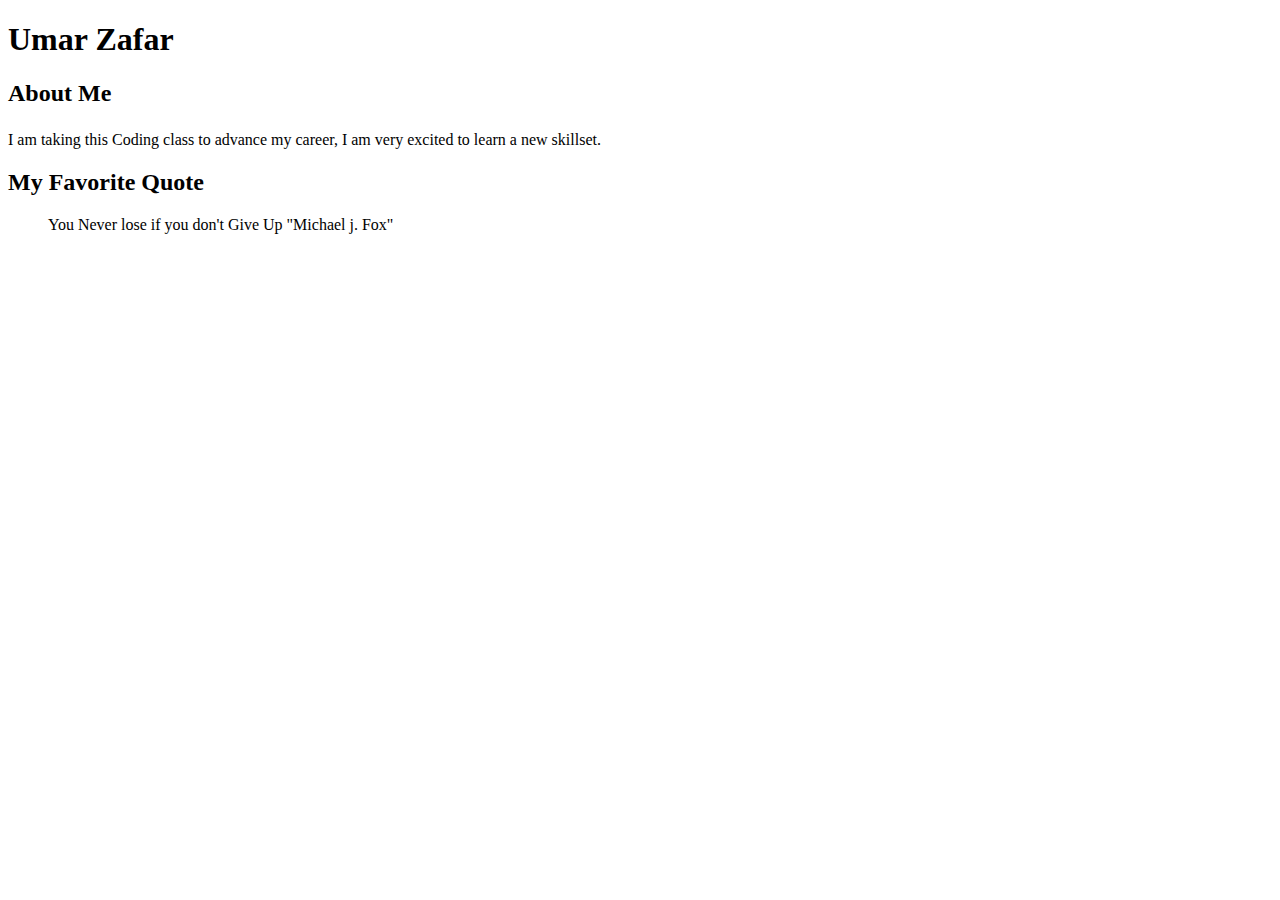
<file: Day01/Index.html>
<!DOCTYPE html>
<html lang="en">
<head>
    <meta charset="UTF-8">
    <meta name="viewport" content="width=device-width, initial-scale=1.0">
    <title>My Personal Introduction </title>
</head>
<body>
    <header>
        <h1>Umar Zafar</h1>
        <h2>About Me<Menu></Menu></h2>
    </header>
    <p> I am taking this Coding class to advance my career, I am very excited to learn a new skillset. </p>
    <h2>My Favorite Quote</h2>
    <blockquote>
        <p>You Never lose if you don't Give Up "Michael j. Fox"</p>
    </blockquote>
</body>
</html>
</file>
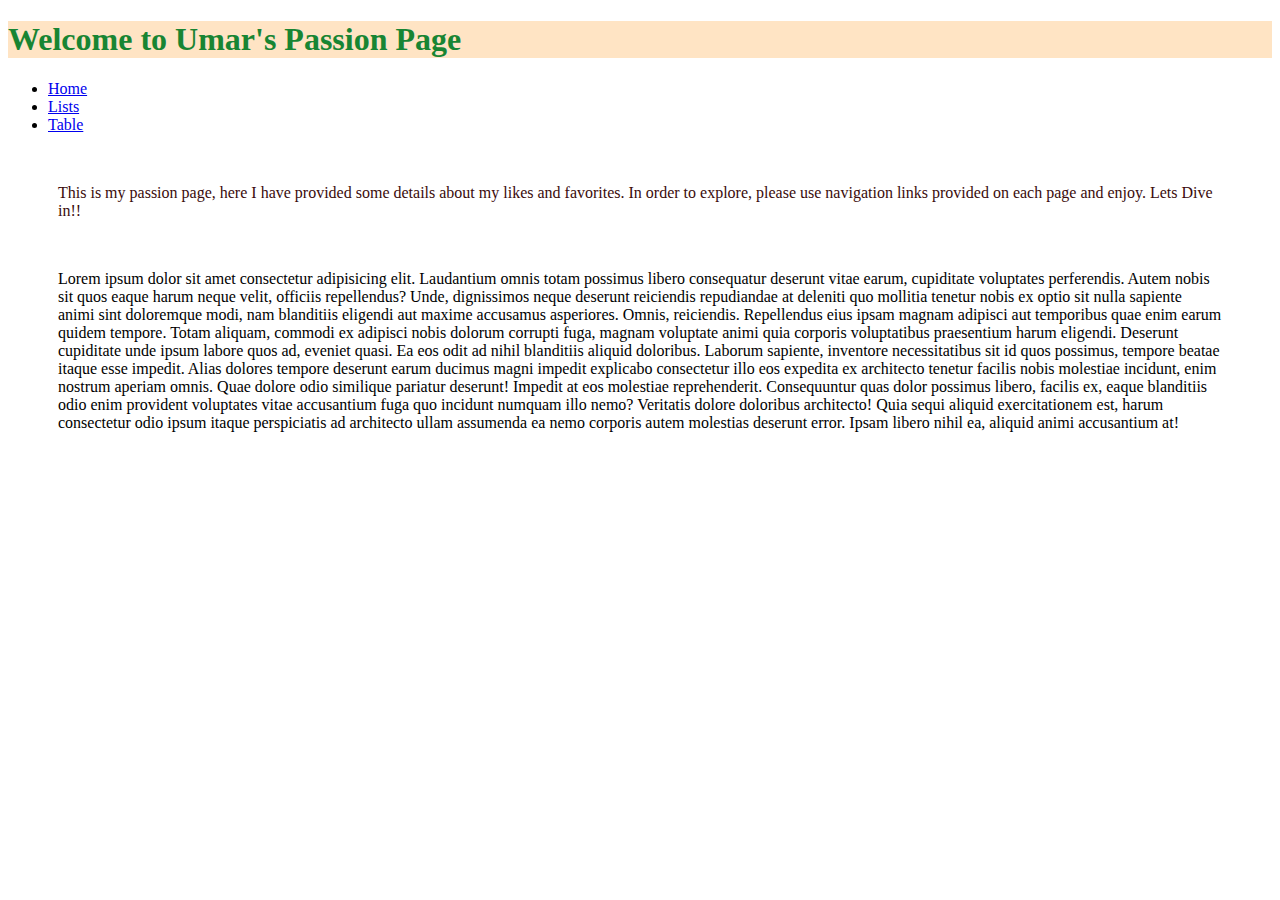
<file: Day03/Index.html>
<!DOCTYPE html>
<html lang="en">
<head>
    <meta charset="UTF-8">
    <meta name="viewport" content="width=device-width, initial-scale=1.0">
    <title>Document</title>
</head>
<body>
    <h1 style="color: rgb(24, 133, 51); background-color: bisque;">
         Welcome to Umar's Passion Page
    </h1>
    <nav>
        <ul>
            <li><a href="index.html">Home</a></li>
            <li><a href="lists.html">Lists</a></li>
            <li><a href="table.html">Table</a></li>
        </ul>
    </nav>

    <article>
        <p style="color: rgb(58, 11, 11);
        margin: 50px;">
            This is my passion page, here I have provided some details about my likes and favorites.
            In order to explore, please use navigation links provided on each page and enjoy. Lets Dive in!!
        </p>

        <p style="margin: 50px;">
        Lorem ipsum dolor sit amet consectetur adipisicing elit. Laudantium omnis totam possimus libero consequatur deserunt vitae earum, cupiditate voluptates perferendis. Autem nobis sit quos eaque harum neque velit, officiis repellendus?
        Unde, dignissimos neque deserunt reiciendis repudiandae at deleniti quo mollitia tenetur nobis ex optio sit nulla sapiente animi sint doloremque modi, nam blanditiis eligendi aut maxime accusamus asperiores. Omnis, reiciendis.
        Repellendus eius ipsam magnam adipisci aut temporibus quae enim earum quidem tempore. Totam aliquam, commodi ex adipisci nobis dolorum corrupti fuga, magnam voluptate animi quia corporis voluptatibus praesentium harum eligendi.
        Deserunt cupiditate unde ipsum labore quos ad, eveniet quasi. Ea eos odit ad nihil blanditiis aliquid doloribus. Laborum sapiente, inventore necessitatibus sit id quos possimus, tempore beatae itaque esse impedit.
        Alias dolores tempore deserunt earum ducimus magni impedit explicabo consectetur illo eos expedita ex architecto tenetur facilis nobis molestiae incidunt, enim nostrum aperiam omnis. Quae dolore odio similique pariatur deserunt!
        Impedit at eos molestiae reprehenderit. Consequuntur quas dolor possimus libero, facilis ex, eaque blanditiis odio enim provident voluptates vitae accusantium fuga quo incidunt numquam illo nemo? Veritatis dolore doloribus architecto!
        Quia sequi aliquid exercitationem est, harum consectetur odio ipsum itaque perspiciatis ad architecto ullam assumenda ea nemo corporis autem molestias deserunt error. Ipsam libero nihil ea, aliquid animi accusantium at!
        </p>
    </article>
    
</body>
</html>
</file>
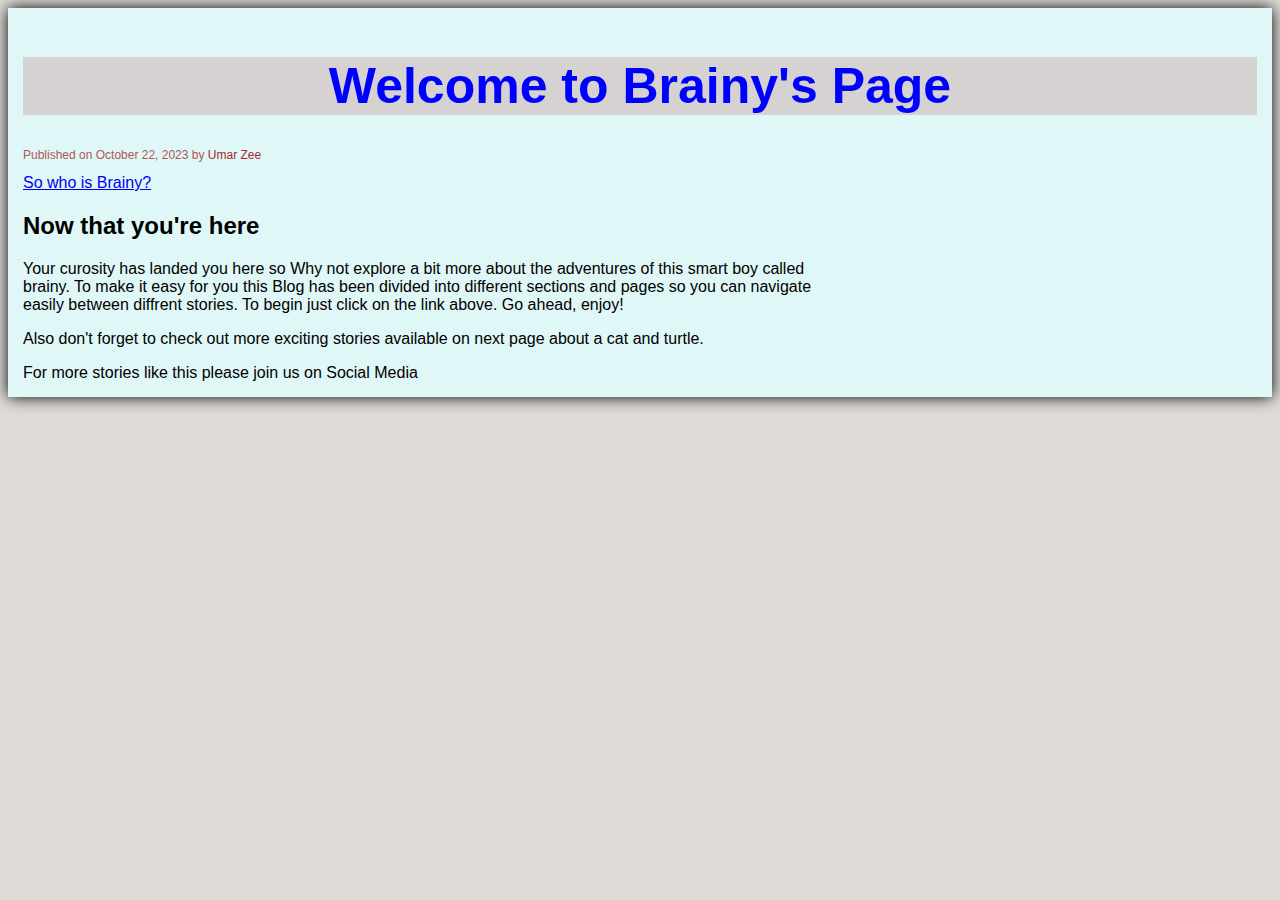
<file: Day04/index.html>
<!DOCTYPE html>
<html lang="en">
<head>
    <meta charset="UTF-8">
    <meta name="viewport" content="width=device-width, initial-scale=1.0">
    <title>Home</title>

    <style>
        body{
            background-color: rgb(223, 220, 216);
            font-family: Verdana, Geneva, Tahoma, sans-serif;
            margin: 20 ;
        }

        main{
            background-color: rgb(224, 247, 247);
            padding: 15px;
            box-shadow: 0px 0px 15px;

        }

        aside{
            float: right;
            padding: 20px;
            width: 20%;
        }

        section{
            float: left;
            width: 65%;
        }
        footer{
            clear: both;
        }
    </style>
</head>
<body>
    <main>
        <article>
                <header>

                
                    <h1 style="font-size: 50px;
                        text-align: center;
                        color: blue;
                        background-color: rgb(214, 210, 210);">
                        Welcome to Brainy's Page
                    </h1>
                    
                    <p style="color: rgb(175, 88, 88);
                        font-size: 12px;"> Published on <time datetime="2023-10-22"> October 22, 2023</time>
                        by <span style="color: brown;"> Umar Zee
                        </span>
                    </p>
                </header>

                <nav>
                    <a href="Advanved.html">So who is Brainy?</a>
                </nav>
                

                <section>

                    <h2>
                        Now that you're here
                    </h2>
                    <p>
                        Your curosity has landed you here so Why not explore a bit more about the adventures of this smart boy called brainy.
                        To make it easy for you this Blog has been divided into different sections and pages
                        so you can navigate easily between diffrent stories. To begin just click on the link above.
                        
                        Go ahead, enjoy!
                    </p>
                    
                    <p>

                        Also don't forget to check out more exciting stories available on next page about a cat and turtle.
                        
                    </p>
                    
                </section>
                <footer>
                    For more stories like this please join us on Social Media 
                </footer>
            
        </article>
    </main>
</body>
</html>
</file>
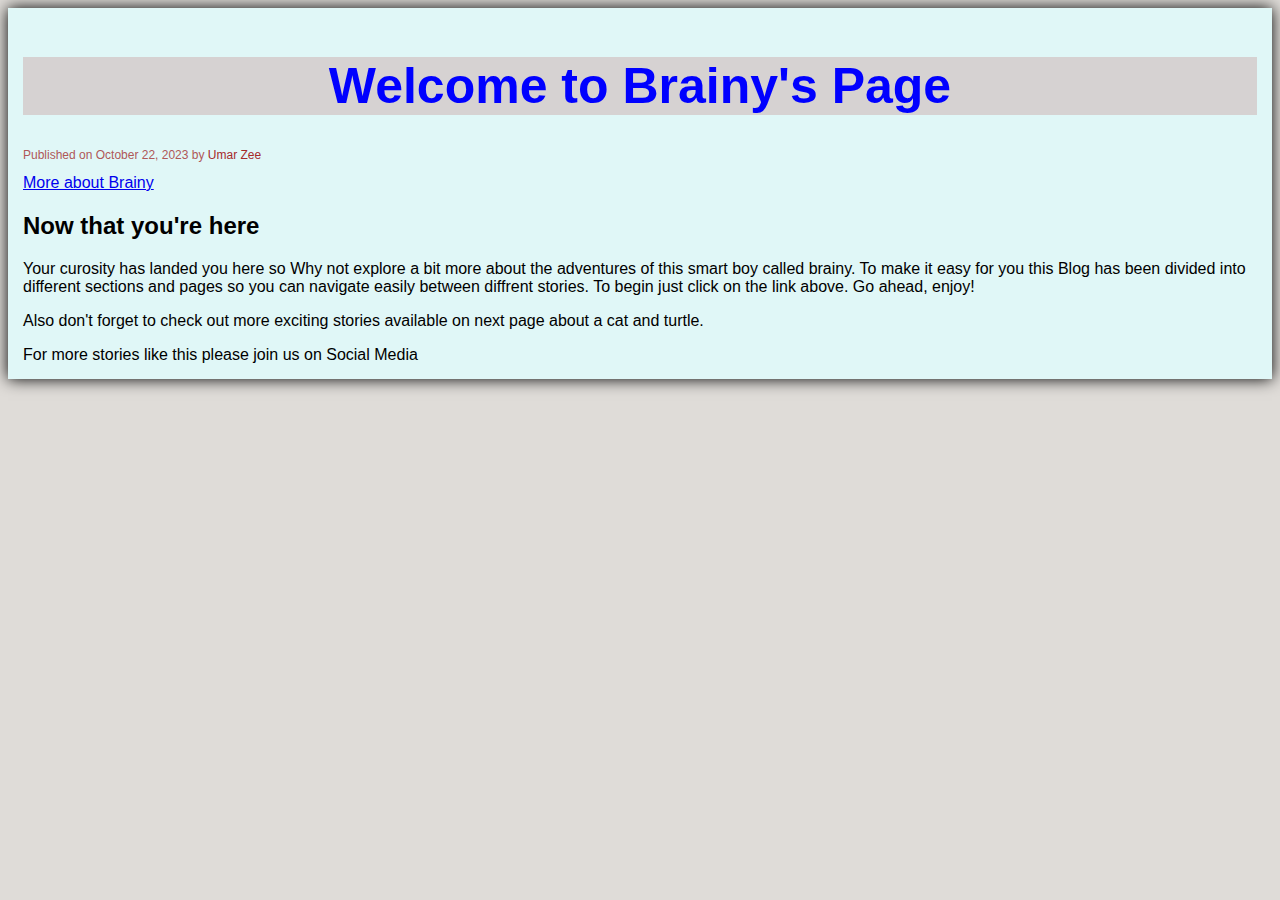
<file: Day05/index.html>
<!DOCTYPE html>
<html lang="en">
<head>
    <meta charset="UTF-8">
    <meta name="viewport" content="width=device-width, initial-scale=1.0">
    <title>Home</title>

    <style>
        body{
            background-color: rgb(223, 220, 216);
            font-family: Verdana, Geneva, Tahoma, sans-serif;
            margin: 20 ;
        }

        main{
            background-color: rgb(224, 247, 247);
            padding: 15px;
            box-shadow: 0px 0px 15px;

        }
        
    </style>
</head>
<body>
    <main>
        <article>
                <header>

                
                    <h1 style="font-size: 50px;
                        text-align: center;
                        color: blue;
                        background-color: rgb(214, 210, 210);">
                        Welcome to Brainy's Page
                    </h1>
                    
                    <p style="color: rgb(175, 88, 88);
                        font-size: 12px;"> Published on <time datetime="2023-10-22"> October 22, 2023</time>
                        by <span style="color: brown;"> Umar Zee
                        </span>
                    </p>
                </header>

<nav>
    <a href="advanced.html">More about Brainy</a>
</nav>

                <section>

                    <h2>
                        Now that you're here
                    </h2>
                    <p>
                        Your curosity has landed you here so Why not explore a bit more about the adventures of this smart boy called brainy.
                        To make it easy for you this Blog has been divided into different sections and pages
                        so you can navigate easily between diffrent stories. To begin just click on the link above.
                        
                        Go ahead, enjoy!
                    </p>
                    <p>

                    </p>
                    
                    <p>

                        Also don't forget to check out more exciting stories available on next page about a cat and turtle.
                        
                    </p>
                    
                </section>
                <footer>
                    For more stories like this please join us on Social Media 
                </footer>
            
        </article>
    </main>
</body>
</html>
</file>
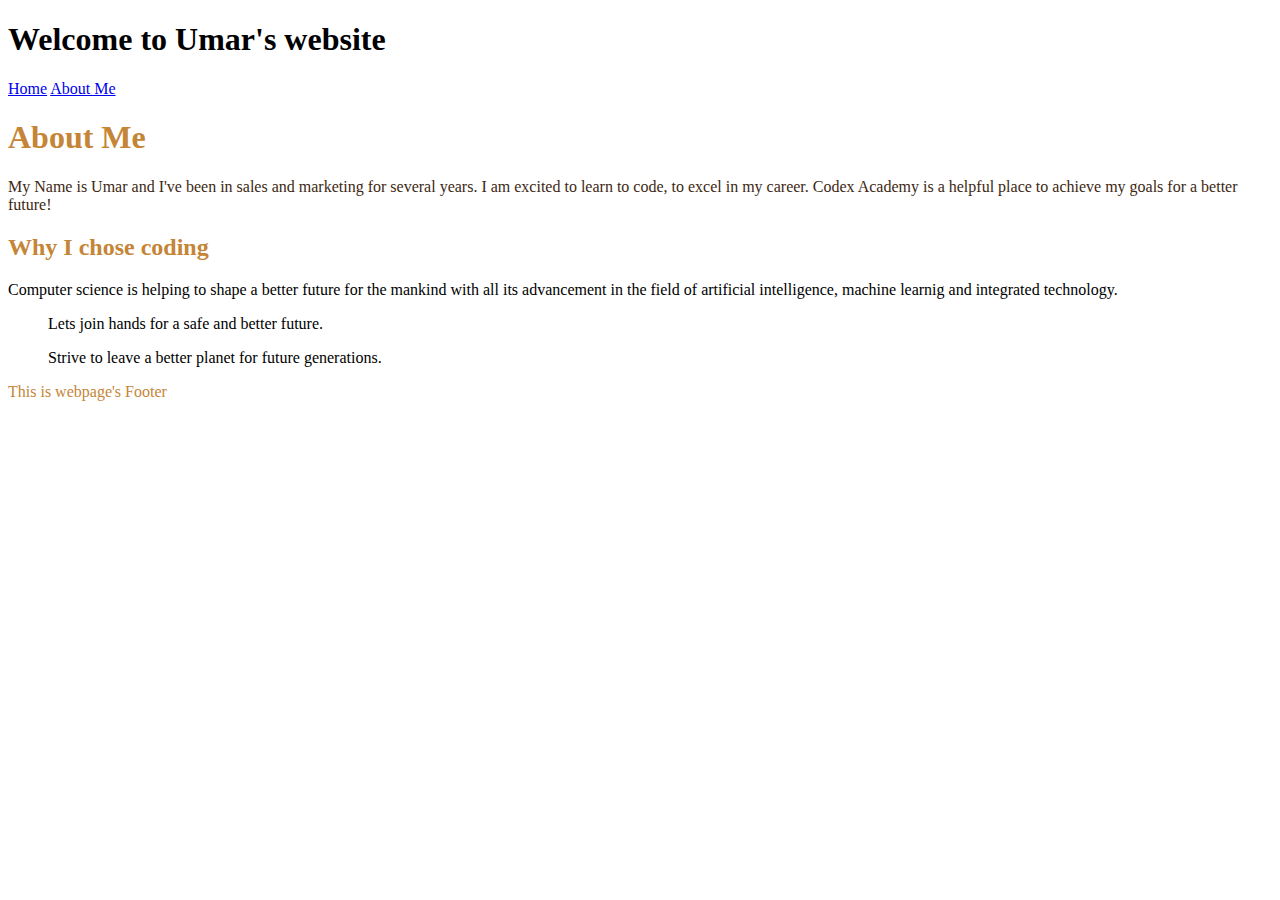
<file: Day02/About.html>
<!DOCTYPE html>
<html lang="en">
<head>
    <meta charset="UTF-8">
    <meta name="viewport" content="width=device-width, initial-scale=1.0">
    <title>DEMO 10-17</title>
</head>

<body>
    <header>
                <h1>
                Welcome to Umar's website
                </h1>

                <nav>
                    <a href="index.html">Home</a>
                    <a href="About.html">About Me</a>
                </nav>
    </header>

    
            <main>

                <h1 style="color: rgb(197, 133, 55);">
                    About Me
                </h1>
            
                <article>
                    <p style="color: rgb(61, 40, 19);"> 
                        My Name is Umar and I've been in sales and marketing for several years.
                        I am excited to learn to code, to excel in my career. 
                        Codex Academy is a helpful place to achieve my goals for a better future!
                    </p>

                        <h2 style="color: rgb(197, 133, 55);">
                        Why I chose coding
                        </h2>

                    <p>
                        Computer science is helping to shape a better future for the mankind with all its
                        advancement in the field of artificial intelligence, machine learnig and integrated
                        technology.
                    </p>

                    </p>
                        <ul>
                            Lets join hands for a safe and better future.
                        </ul>

                        <ul>
                             Strive to leave a better planet for future generations. 
                        </ul>
            

                </article>
            </main>
            <footer>
                <p style="color: rgb(197,133,55);"> This is webpage's Footer </p>
            </footer>
</body>
</html>
</file>
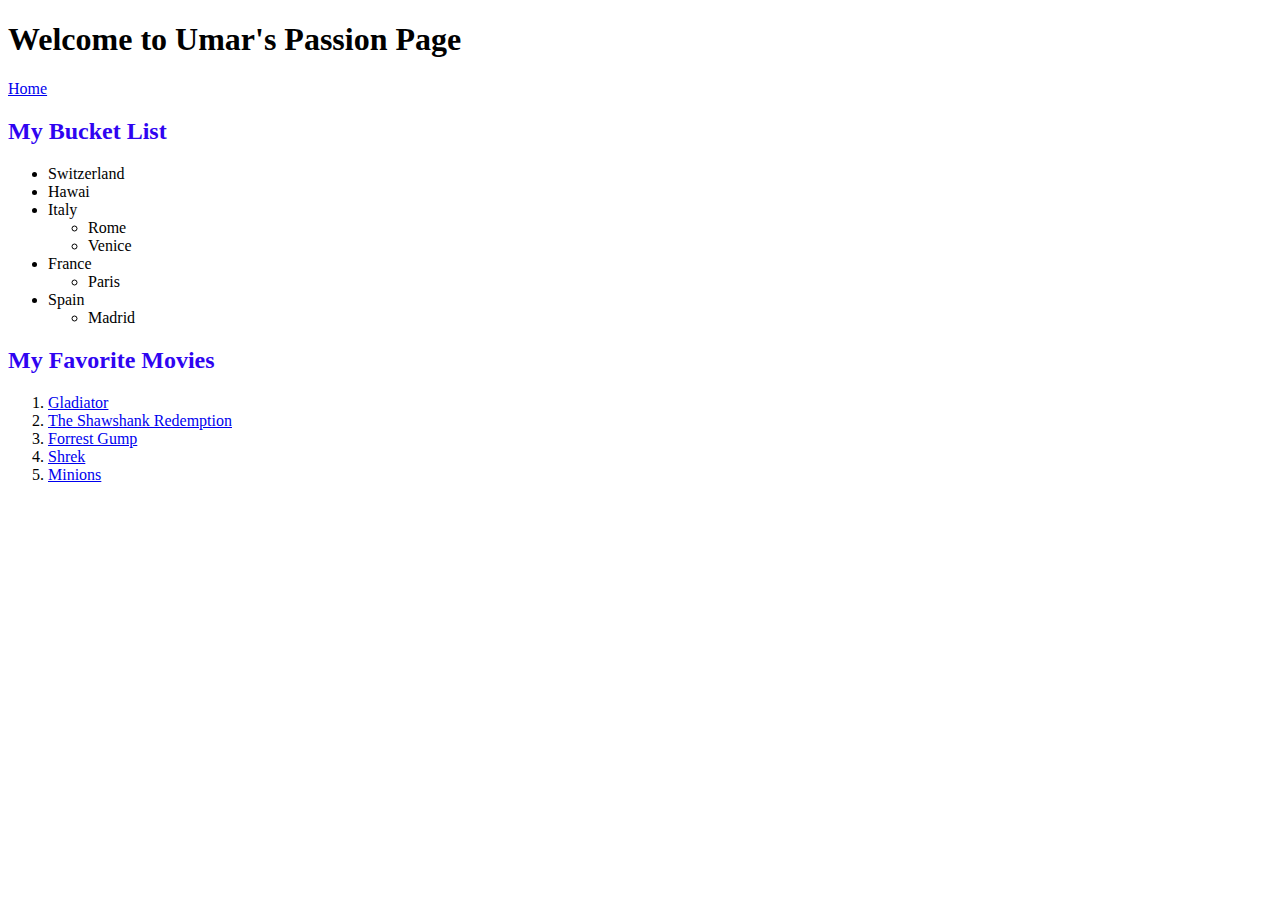
<file: Day03/Lists.html>
<!DOCTYPE html>
<html lang="en">
<head>
    <meta charset="UTF-8">
    <meta name="viewport" content="width=device-width, initial-scale=1.0">
    <title> Umar's Passion Page</title>

</head>
<body>
    <header>
            <h1>
             Welcome to Umar's Passion Page
            </h1>
    </header>

    <li>
        <a 
        href="Index.html">
        Home </a>
    </li>

    <h2 
    style="color: rgb(47, 4, 241);">
    My Bucket List
    </h2>

    <ul>

        <li>Switzerland</li>
        <li>Hawai</li>
                <li>Italy
                    <ul>
                        <li>
                            Rome
                        </li>
                        <li>
                            Venice
                        </li>
                    </ul>
                </li>
                <li>France
                    <ul>
                        <li> Paris</li>
                    </ul>
                </li>
                <li>Spain
                    <ul>
                        <li>Madrid</li>
                    </ul>
                </li>

    </ul>

    <h2 
         style="color: rgb(47, 4, 241);"> 
         My Favorite Movies
    </h2>

    <ol>
    <li> 
        <a href="https://www.youtube.com/watch?v=TcYIqlBihW4">
        Gladiator
    </a>
    </li>
    <li>
        <a href="https://www.youtube.com/watch?v=PLl99DlL6b4">
        The Shawshank Redemption
        </a>
    </li>
    <li>
        <a href="https://www.google.com/search?gs_ssp=eJzj4tDP1TdISslKMWD04knLLypKLS5RSC_NLQAAXOMIBw&q=forrest+gump&oq=forest+&gs_lcrp=[base64]&sourceid=chrome&ie=UTF-8#fpstate=ive&vld=cid:a5784138,vid:bLvqoHBptjg,st:0">
        Forrest Gump
        </a>
    </li>
    <li>
        <a href="https://www.google.com/search?q=shrek&sca_esv=576575424&sxsrf=AM9HkKmCABjdhtyKHbFP-rJyMk4qUHbD3A%3A1698262430261&ei=nm05Zdu2D7jDqtsP9uip0Ac&gs_ssp=eJzj4tTP1TdIN8oqzDFg9GItzihKzQYAMk8FjA&oq=shrek&gs_lp=[base64]&sclient=gws-wiz-serp#fpstate=ive&vld=cid:f34bd1fd,vid:CwXOrWvPBPk,st:0">
        Shrek
        </a>
    </li>
    <li>
        <a href="https://www.google.com/search?q=minions&sca_esv=576575424&sxsrf=AM9HkKnUHDKzgbxSd1p3l4xiHo72GWx1Tg%3A1698262452975&ei=tG05ZYPqOsanqtsP_r-sqAI&gs_ssp=eJzj4tLP1TcoyTFOKygzYPRiz83My8zPKwYASBUG7g&oq=minion&gs_lp=[base64]&sclient=gws-wiz-serp#fpstate=ive&vld=cid:3dff3b2e,vid:Wfql_DoHRKc,st:0">
         Minions
        </a>
    </li>
    </ol>

</body>
</html>
</file>
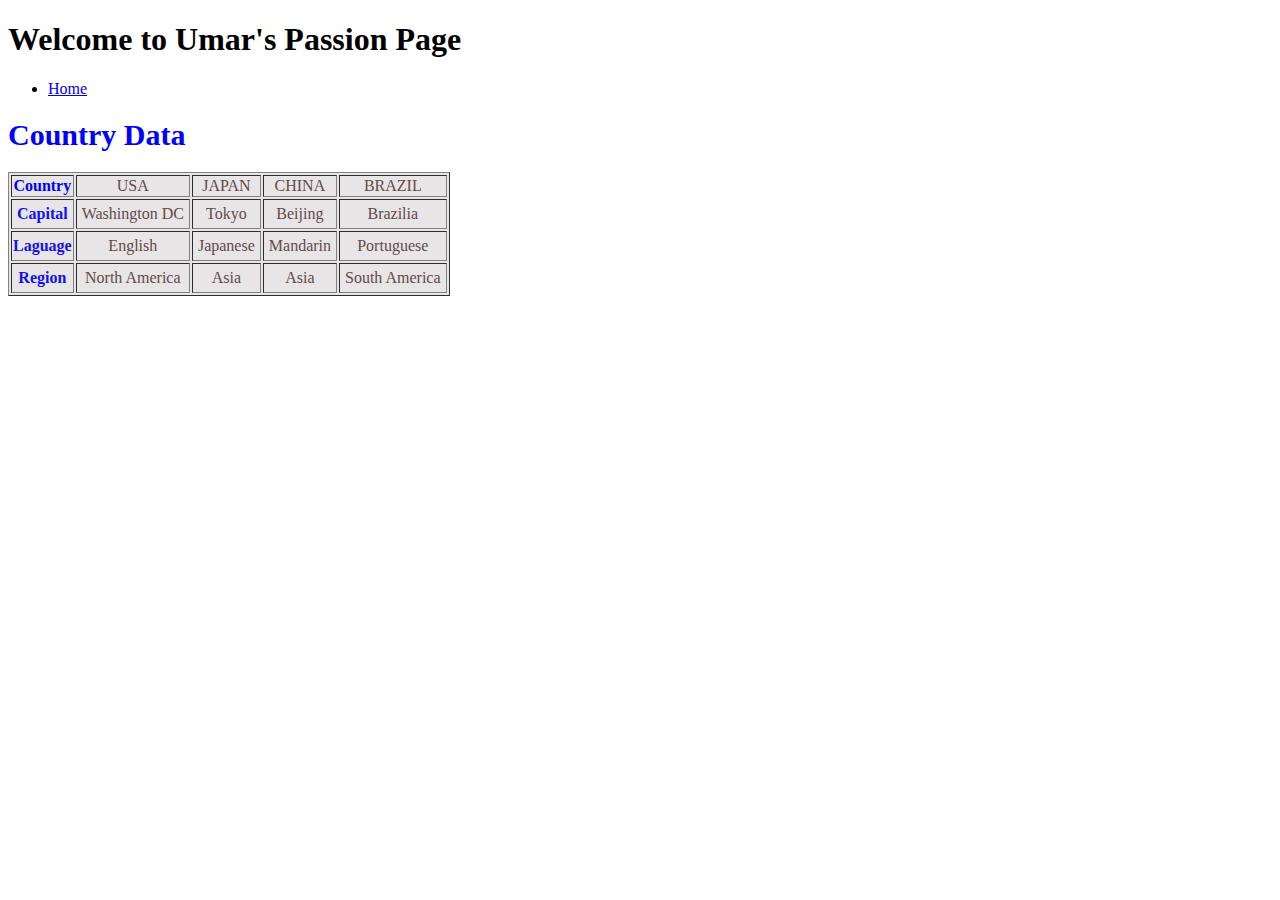
<file: Day03/Table.html>
<!DOCTYPE html>
<html lang="en">
  <head>
    <meta charset="UTF-8" />
    <meta name="viewport" content="width=device-width, initial-scale=1.0" />
    <title>Umar's Passion Page</title>
  </head>
  <body>
    <header>
      <h1>
        Welcome to Umar's Passion Page
      </h1>
    </header>

    <nav>
        <ul>
            <li><a href="index.html">Home</a></li>
        </ul>
    </nav>

    <h1 style="color: blue; font-size: 30px;">
      Country Data
    </h1>

    <table border="1px"
    style="background-color: rgb(231, 229, 229);">
      <thead>
        <tr>

          <th 
          style="color: blue;
          text-align: center;">
          Country
          </th>
          
          <td style="color: rgb(99,74,74);
          text-align: center;">USA</td>
          <td style="color: rgb(99,74,74);
          text-align: center;">JAPAN</td>
          <td style="color: rgb(99,74,74);
          text-align: center;">CHINA</td>
          <td style="color: rgb(99,74,74);
          text-align: center;">BRAZIL</td>
          
        </tr>
      </thead>
      
      <tbody>

        <tr>
          <th 
          style="color: rgb(20, 16, 241);
          text-align: center;">
          Capital
        </th>

          <td 
          style="text-align: center;
          color: rgb(99, 74, 74);
          padding: 5px;"> Washington DC
        </td>

          <td 
          style="text-align: center;
          color: rgb(99, 74, 74);
          padding: 5px;">Tokyo
          </td>

          <td style="text-align: center;
          color: rgb(99, 74, 74);
          padding: 5px;">Beijing
          </td>

          <td style="text-align: center;
          color: rgb(99, 74, 74);
          padding: 5px;">Brazilia
          </td>
        </tr>

        <tr>
          <th style="color: rgb(20, 16, 241);
          text-align: center;">Laguage</th>
          <td style="text-align: center;
          color: rgb(99, 74, 74);
          padding: 5px;">English</td>
          <td style="text-align: center;
          color: rgb(99, 74, 74);
          padding: 5px;">Japanese</td>
          <td style="text-align: center;
          color: rgb(99, 74, 74);
          padding: 5px;">Mandarin</td>
          <td style="text-align: center;
          color: rgb(99, 74, 74);
          padding: 5px;">Portuguese</td>
        </tr>

        <tr>
          <th style="color: rgb(20, 16, 241);
          text-align: center;">Region</th>
          <td style="text-align: center;
          color: rgb(99, 74, 74);
          padding: 5px;">North America</td>
          <td style="text-align: center;
          color: rgb(99, 74, 74);
          padding: 5px;">Asia</td>
          <td style="text-align: center;
          color: rgb(99, 74, 74);
          padding: 5px;">Asia</td>
          <td style="text-align: center;
          color: rgb(99, 74, 74);
          padding: 5px;">South America</td>
        </tr>

      </tbody>

      <tfoot>
        <!-- This is table footer -->
      </tfoot>
    </table>

  </body>
</html>
</file>
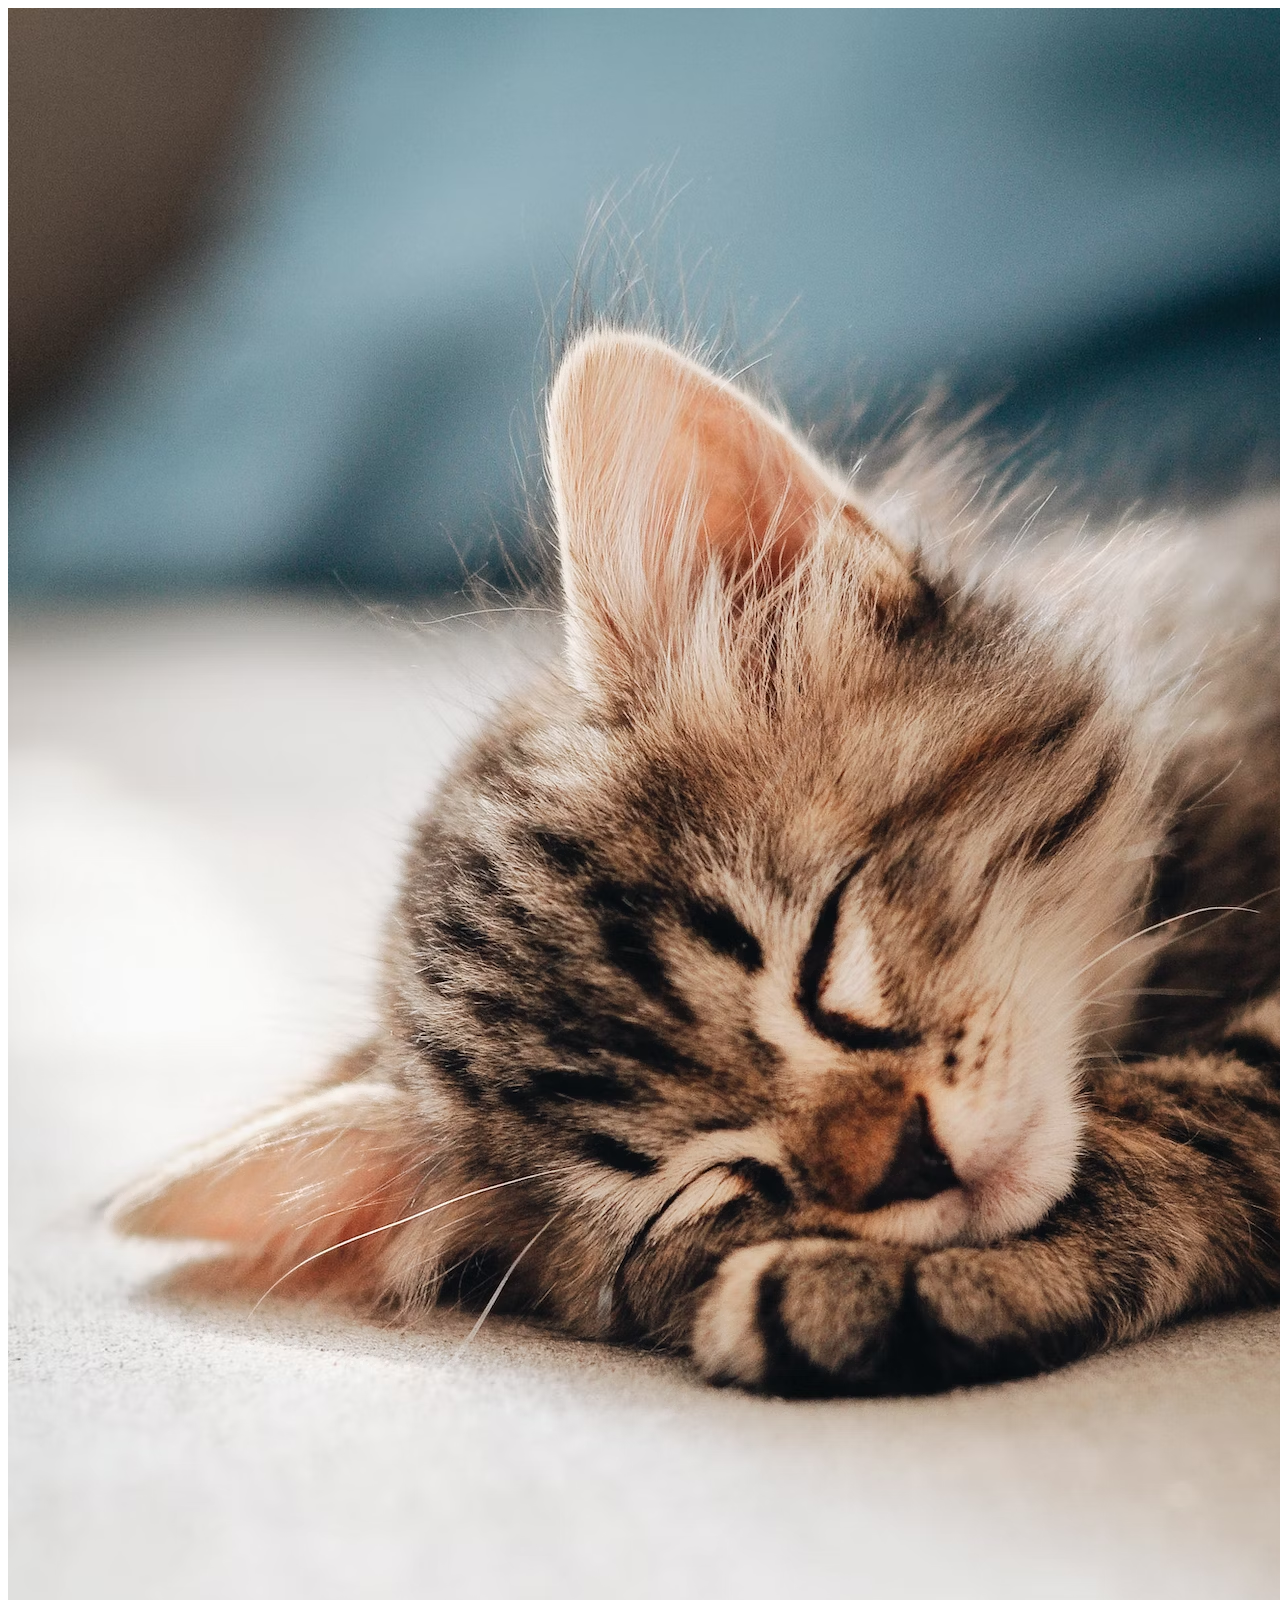
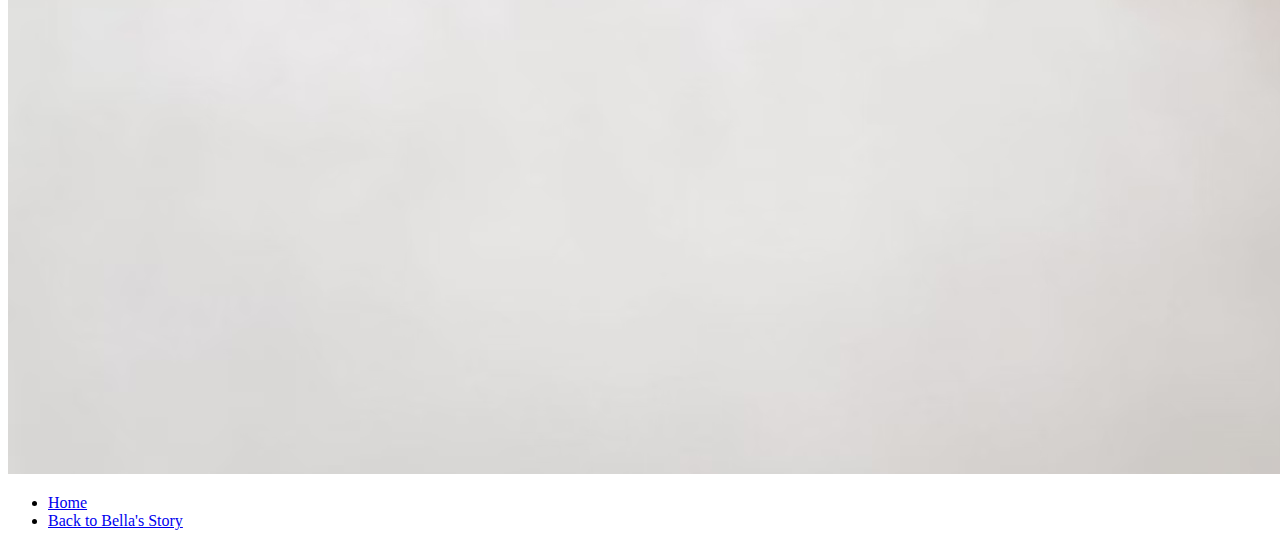
<file: Day05/Bella-pic.html>
<!DOCTYPE html>
<html lang="en">
<head>
    <meta charset="UTF-8">
    <meta name="viewport" content="width=device-width, initial-scale=1.0">
    <title>Bella Picture</title>
</head>
<body>
    
    <main>
        <img src="assests/Bella.avif" alt=""Bella"">
       
        <ul>
            <li>
                <a href="index.html"> Home</a>
            </li>

            <li>
                <a href="bella.html"> Back to Bella's Story</a>
            </li>   
    
        </ul>
    </main>
</body>
</html>
</file>
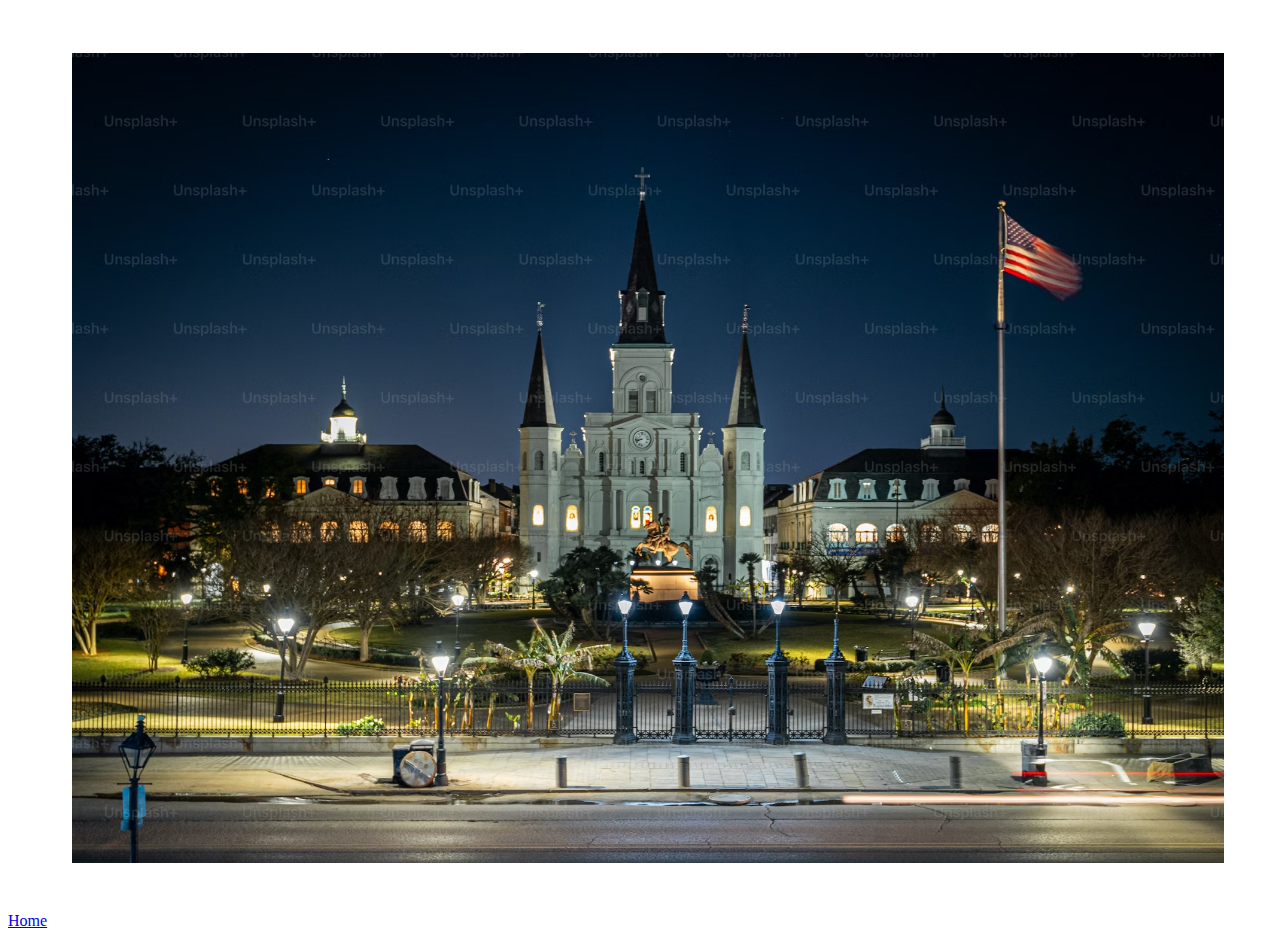
<file: Day05/picture.html>
<!DOCTYPE html>
<html lang="en">
<head>
    <meta charset="UTF-8">
    <meta name="viewport" content="width=device-width, initial-scale=1.0">
    <title>Orleans-Jackson</title>

    <style>
        
        *,
        *::before,
        *::after {
  box-sizing: border-box;
}

        .img-wraper img {
            object-fit: cover;
            object-position:top;
            scale: .9;
            height: 100vh;
            width: 100vw;
        }
        
        /* .img-wraper, img{
            object-fit: contain;
            width: 100vw;
        } */
        
        
        
        #NOLA{
            width: 50%;
            height: 50%;}
            </style>
        </head>
<body>
    
    <main>
        <div class="img-wraper">
            <img src="assests/NOLA.avif" alt=""New Orleans-Jackson Square"">
        </div>
            <a href="index.html"> Home</a>
    </main>
</body>
</html>
</file>
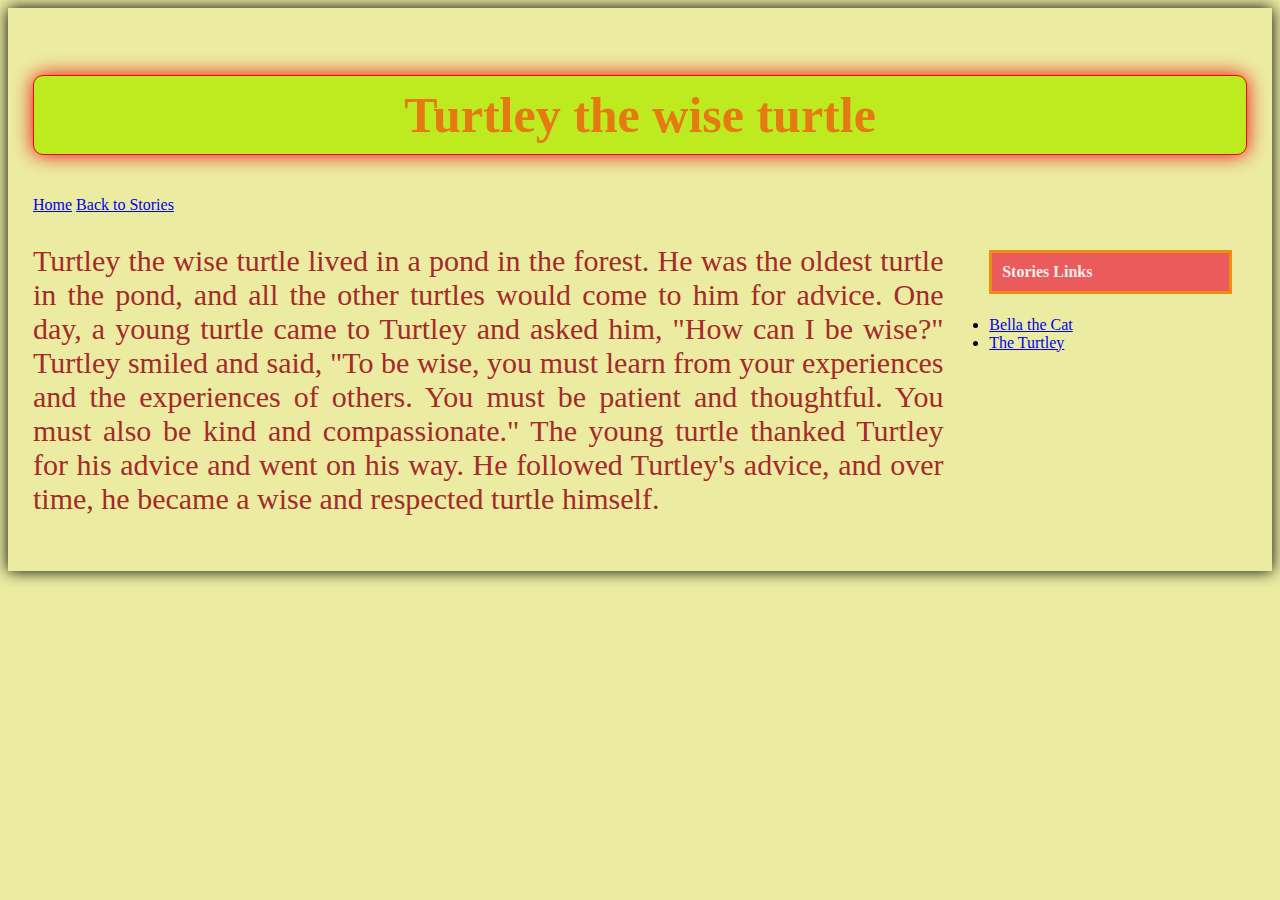
<file: Day05/Turtley.html>
<!DOCTYPE html>
<html lang="en">
<head>
    <meta charset="UTF-8">
    <meta name="viewport" content="width=device-width, initial-scale=1.0">
    
    <title>Turtley</title>
    <style>
        Body {
            background-color: rgb(235, 236, 162);
            padding: 25px;
            box-shadow: 0px 0px 15px; }

            section{
            float: left;
            width: 75%;
            text-align: justify;
            font-size: 30px;
            color: brown;}

        aside{
            float: right;
            padding: 15px;
            width: 20%; }

            footer{
            clear: both;}



    </style>

    

            
</head>
<body>
    

    <main" tabindex="1">

        <article tabindex="2">
            <h2 style="background-color: rgb(190, 235, 31);
            font-family: Georgia, 'Times New Roman', Times, serif;
            font-size: 50px;
            color: rgb(228, 122, 17);
            text-align: center;
            font-weight: 700;
            border: 1px solid rgb(235, 7, 7);
            border-radius: 10px;
            padding: 10px;
            box-shadow: 0px 0px 20px rgb(235, 7, 7);">

            Turtley the wise turtle  
            </h2 tabindex3>

            <nav tabindex="4">
                <a href="index.html">Home</a>
                <a href="advanced.html"> Back to Stories</a>
            </nav>

            <Section tabindex="5">
                <p style="
                text-align: justify;
                font-size: 20px;
                color: brown;">
                    
                    <p>
                        Turtley the wise turtle lived in a pond in the forest. He was the oldest turtle in the pond, and all the other turtles would come to him for advice.

                        One day, a young turtle came to Turtley and asked him, "How can I be wise?"

                        Turtley smiled and said, "To be wise, you must learn from your experiences and the experiences of others. You must be patient and thoughtful. You must also be kind and compassionate."

                        The young turtle thanked Turtley for his advice and went on his way. He followed Turtley's advice, and over time, he became a wise and respected turtle himself.
                    </p>
            </Section>

                
                <aside tabindex="6">

                    <h4 style="color: rgb(240, 238, 236);
                    background-color: rgb(235, 91, 91);
                    border: 3px solid rgb(238, 141, 15);
                    padding: 10px;">
                        Stories Links </h4>
                    
                    <nav>
                        <li tabindex="7">
                            <a href="bella.html">Bella the Cat</a>
                        </li>
                        <li tabindex="8">
                            <a href="Turtley.html"">The Turtley</a>
                        </li>   
                    </nav>
                </aside>
                

            <footer>
                <!-- No Content -->
            </footer>
        </article>
    </main>
</body>
</html>
</file>
